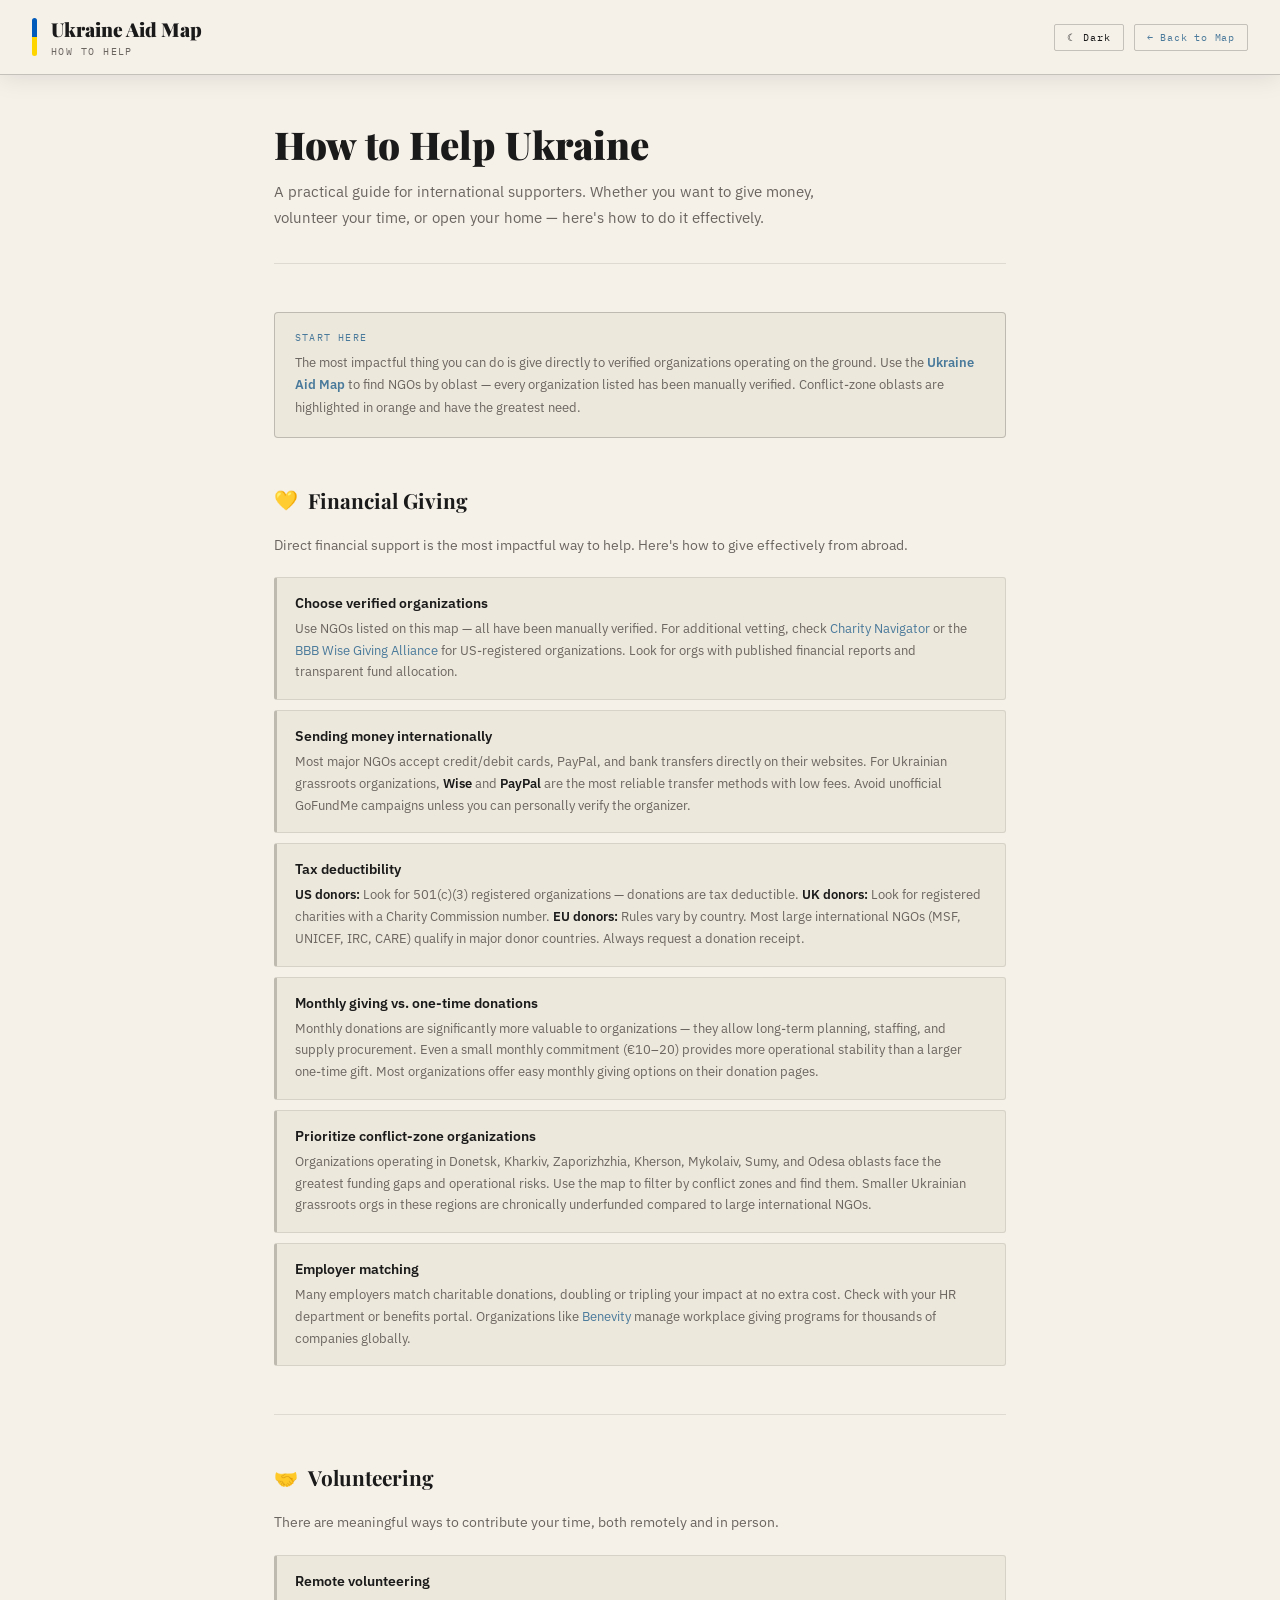
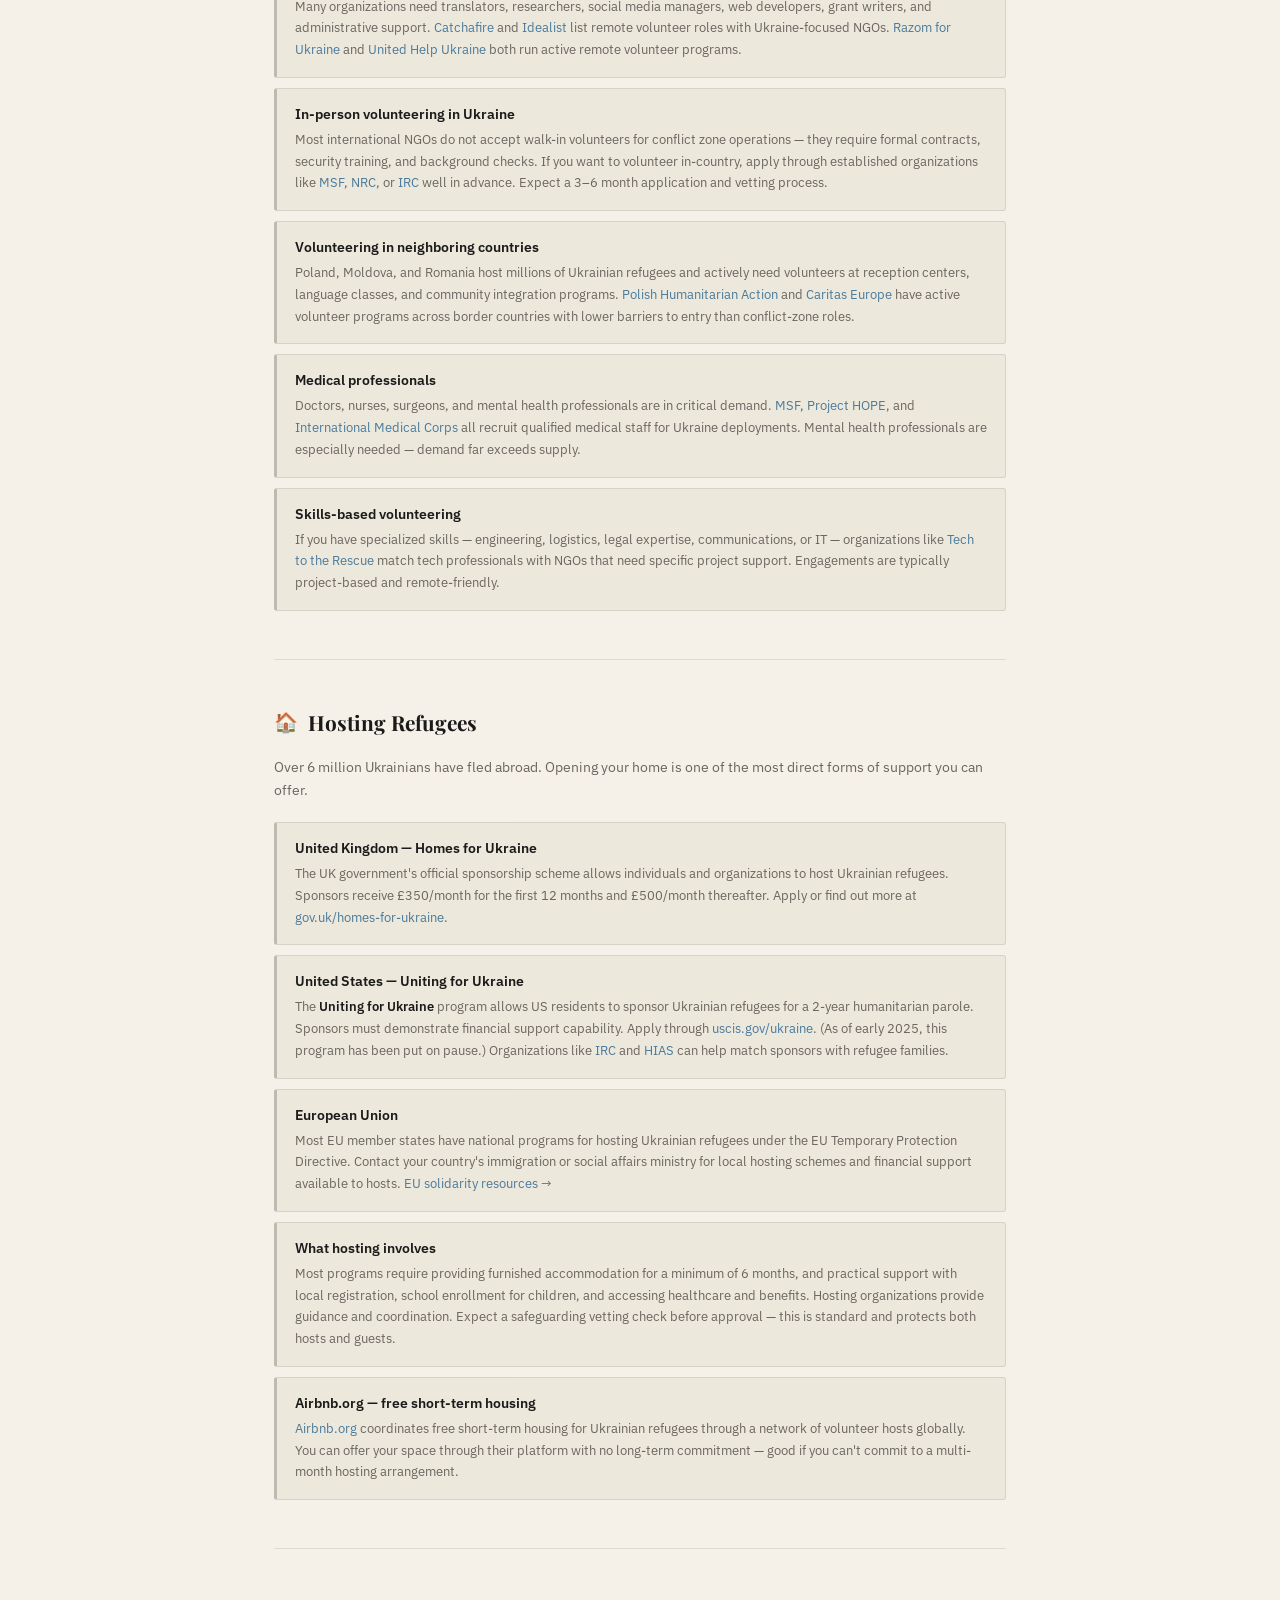
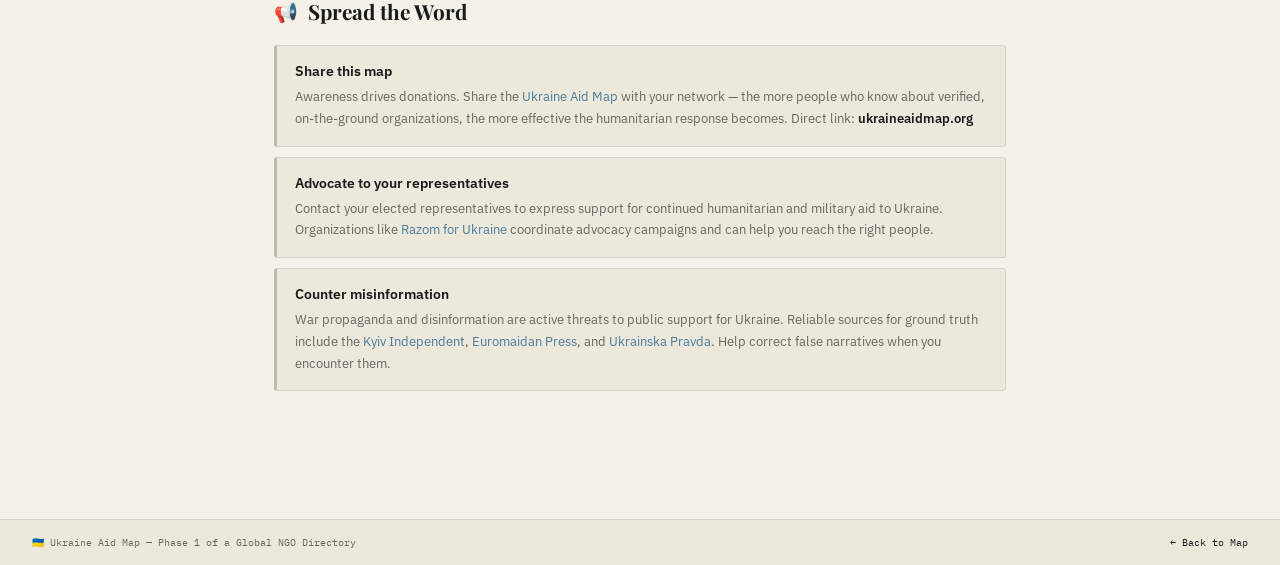
<file: how-to-help.html>
<!DOCTYPE html>
<html lang="en">
<head>
  <meta charset="UTF-8" />
  <meta name="viewport" content="width=device-width, initial-scale=1.0" />
  <title>How to Help Ukraine — Ukraine Aid Map</title>
  <link rel="preconnect" href="https://fonts.googleapis.com">
  <link href="https://fonts.googleapis.com/css2?family=Playfair+Display:wght@700;900&family=IBM+Plex+Mono:wght@400;500&family=IBM+Plex+Sans:wght@300;400;500;600&display=swap" rel="stylesheet">
  <style>
    :root {
      --bg: #f5f0e8;
      --bg-mid: #ede8dc;
      --text: #1a1a1a;
      --text-muted: #6b6560;
      --border: rgba(26,26,26,0.1);
      --border-strong: rgba(26,26,26,0.22);
      --accent: #4a7a9b;
      --header-shadow: rgba(0,0,0,0.1);
    }
    [data-theme="dark"] {
      --bg: #111113;
      --bg-mid: #18181b;
      --text: #eef2f6;
      --text-muted: #6b7280;
      --border: rgba(240,244,248,0.08);
      --border-strong: rgba(240,244,248,0.18);
      --accent: #a8c4d8;
      --header-shadow: rgba(0,0,0,0.4);
    }
    *,*::before,*::after{box-sizing:border-box;margin:0;padding:0}
    body{background:var(--bg);color:var(--text);font-family:'IBM Plex Sans',sans-serif;min-height:100vh;display:flex;flex-direction:column;transition:background 0.2s,color 0.2s}
    header{background:var(--bg);border-bottom:1px solid var(--border-strong);padding:16px 32px;display:flex;align-items:center;justify-content:space-between;position:sticky;top:0;z-index:10;box-shadow:0 2px 24px var(--header-shadow)}
    .header-left{display:flex;align-items:center;gap:14px}
    .header-right{display:flex;align-items:center;gap:10px}
    .flag-bar{display:flex;flex-direction:column;width:5px;height:38px;border-radius:3px;overflow:hidden;flex-shrink:0}
    .flag-blue{flex:1;background:#005BBB}
    .flag-yellow{flex:1;background:#FFD500}
    .site-title{font-family:'Playfair Display',serif;font-size:1.2rem;font-weight:900;color:var(--text);text-decoration:none}
    .site-title:hover{color:var(--accent)}
    .page-title{font-family:'IBM Plex Mono',monospace;font-size:0.6rem;letter-spacing:0.15em;color:var(--text-muted);text-transform:uppercase;margin-top:3px}
    .back-btn{font-family:'IBM Plex Mono',monospace;font-size:0.62rem;letter-spacing:0.08em;color:var(--accent);text-decoration:none;border:1px solid var(--border-strong);padding:6px 12px;border-radius:2px;transition:background 0.15s}
    .back-btn:hover{background:rgba(0,0,0,0.04)}
    .theme-toggle-btn{font-family:'IBM Plex Mono',monospace;font-size:0.62rem;letter-spacing:0.08em;color:var(--text);background:transparent;border:1px solid var(--border-strong);padding:6px 12px;border-radius:2px;cursor:pointer;transition:background 0.15s;white-space:nowrap}
    .theme-toggle-btn:hover{background:rgba(0,0,0,0.04)}
    [data-theme="dark"] .theme-toggle-btn:hover{background:rgba(240,244,248,0.06)}
    main{flex:1;max-width:780px;margin:0 auto;padding:48px 24px 80px;width:100%}
    .page-hero{margin-bottom:48px;padding-bottom:32px;border-bottom:1px solid var(--border)}
    .page-hero h1{font-family:'Playfair Display',serif;font-size:2.4rem;font-weight:900;color:var(--text);line-height:1.1;margin-bottom:14px}
    .page-hero p{font-size:0.95rem;color:var(--text-muted);line-height:1.7;max-width:560px}
    .help-section{margin-bottom:48px}
    .section-header{display:flex;align-items:center;gap:10px;margin-bottom:20px}
    .section-icon{font-size:1.2rem}
    .section-title{font-family:'Playfair Display',serif;font-size:1.3rem;font-weight:700;color:var(--text)}
    .section-intro{font-size:0.85rem;color:var(--text-muted);line-height:1.7;margin-bottom:20px}
    .card{background:var(--bg-mid);border:1px solid var(--border);border-left:3px solid var(--border-strong);border-radius:3px;padding:16px 18px;margin-bottom:10px;transition:border-left-color 0.15s}
    .card:hover{border-left-color:var(--text)}
    .card-title{font-family:'IBM Plex Sans',sans-serif;font-size:0.88rem;font-weight:600;color:var(--text);margin-bottom:6px}
    .card-body{font-size:0.80rem;color:var(--text-muted);line-height:1.7}
    .card-body a{color:var(--accent);text-decoration:none}
    .card-body a:hover{text-decoration:underline}
    .card-body strong{color:var(--text);font-weight:600}
    .callout{background:var(--bg-mid);border:1px solid var(--border-strong);border-radius:4px;padding:18px 20px;margin-bottom:48px}
    .callout-title{font-family:'IBM Plex Mono',monospace;font-size:0.62rem;letter-spacing:0.12em;text-transform:uppercase;color:var(--accent);margin-bottom:8px}
    .callout-body{font-size:0.82rem;color:var(--text-muted);line-height:1.7}
    .callout-body a{color:var(--accent);font-weight:600;text-decoration:none}
    .callout-body a:hover{text-decoration:underline}
    .section-divider{border:none;border-top:1px solid var(--border);margin:0 0 48px}
    footer{background:var(--bg-mid);border-top:1px solid var(--border);padding:16px 32px;display:flex;justify-content:space-between;align-items:center;flex-wrap:wrap;gap:8px;font-family:'IBM Plex Mono',monospace;font-size:0.62rem;color:var(--text-muted)}
    footer a{color:var(--text);text-decoration:none}
    footer a:hover{text-decoration:underline}
    @media(max-width:600px){header{padding:12px 16px}main{padding:32px 16px 60px}.page-hero h1{font-size:1.8rem}footer{padding:14px 16px}}
  </style>
</head>
<body>

  <header>
    <div class="header-left">
      <div class="flag-bar">
        <span class="flag-blue"></span>
        <span class="flag-yellow"></span>
      </div>
      <div>
        <a href="index.html" class="site-title">Ukraine Aid Map</a>
        <div class="page-title">How to Help</div>
      </div>
    </div>
    <div class="header-right">
      <button class="theme-toggle-btn" id="themeToggle" onclick="toggleTheme()">☾ Dark</button>
      <a href="index.html" class="back-btn">← Back to Map</a>
    </div>
  </header>

  <main>

    <div class="page-hero">
      <h1>How to Help Ukraine</h1>
      <p>A practical guide for international supporters. Whether you want to give money, volunteer your time, or open your home — here's how to do it effectively.</p>
    </div>

    <div class="callout">
      <div class="callout-title">Start Here</div>
      <div class="callout-body">The most impactful thing you can do is give directly to verified organizations operating on the ground. Use the <a href="index.html">Ukraine Aid Map</a> to find NGOs by oblast — every organization listed has been manually verified. Conflict-zone oblasts are highlighted in orange and have the greatest need.</div>
    </div>

    <!-- FINANCIAL GIVING -->
    <div class="help-section">
      <div class="section-header">
        <span class="section-icon">💛</span>
        <div class="section-title">Financial Giving</div>
      </div>
      <p class="section-intro">Direct financial support is the most impactful way to help. Here's how to give effectively from abroad.</p>
      <div class="card">
        <div class="card-title">Choose verified organizations</div>
        <div class="card-body">Use NGOs listed on this map — all have been manually verified. For additional vetting, check <a href="https://www.charitynavigator.org/" target="_blank" rel="noopener">Charity Navigator</a> or the <a href="https://www.give.org/" target="_blank" rel="noopener">BBB Wise Giving Alliance</a> for US-registered organizations. Look for orgs with published financial reports and transparent fund allocation.</div>
      </div>
      <div class="card">
        <div class="card-title">Sending money internationally</div>
        <div class="card-body">Most major NGOs accept credit/debit cards, PayPal, and bank transfers directly on their websites. For Ukrainian grassroots organizations, <strong>Wise</strong> and <strong>PayPal</strong> are the most reliable transfer methods with low fees. Avoid unofficial GoFundMe campaigns unless you can personally verify the organizer.</div>
      </div>
      <div class="card">
        <div class="card-title">Tax deductibility</div>
        <div class="card-body"><strong>US donors:</strong> Look for 501(c)(3) registered organizations — donations are tax deductible. <strong>UK donors:</strong> Look for registered charities with a Charity Commission number. <strong>EU donors:</strong> Rules vary by country. Most large international NGOs (MSF, UNICEF, IRC, CARE) qualify in major donor countries. Always request a donation receipt.</div>
      </div>
      <div class="card">
        <div class="card-title">Monthly giving vs. one-time donations</div>
        <div class="card-body">Monthly donations are significantly more valuable to organizations — they allow long-term planning, staffing, and supply procurement. Even a small monthly commitment (€10–20) provides more operational stability than a larger one-time gift. Most organizations offer easy monthly giving options on their donation pages.</div>
      </div>
      <div class="card">
        <div class="card-title">Prioritize conflict-zone organizations</div>
        <div class="card-body">Organizations operating in Donetsk, Kharkiv, Zaporizhzhia, Kherson, Mykolaiv, Sumy, and Odesa oblasts face the greatest funding gaps and operational risks. Use the map to filter by conflict zones and find them. Smaller Ukrainian grassroots orgs in these regions are chronically underfunded compared to large international NGOs.</div>
      </div>
      <div class="card">
        <div class="card-title">Employer matching</div>
        <div class="card-body">Many employers match charitable donations, doubling or tripling your impact at no extra cost. Check with your HR department or benefits portal. Organizations like <a href="https://www.benevity.com/" target="_blank" rel="noopener">Benevity</a> manage workplace giving programs for thousands of companies globally.</div>
      </div>
    </div>

    <hr class="section-divider">

    <!-- VOLUNTEERING -->
    <div class="help-section">
      <div class="section-header">
        <span class="section-icon">🤝</span>
        <div class="section-title">Volunteering</div>
      </div>
      <p class="section-intro">There are meaningful ways to contribute your time, both remotely and in person.</p>
      <div class="card">
        <div class="card-title">Remote volunteering</div>
        <div class="card-body">Many organizations need translators, researchers, social media managers, web developers, grant writers, and administrative support. <a href="https://www.catchafire.org/" target="_blank" rel="noopener">Catchafire</a> and <a href="https://www.idealist.org/" target="_blank" rel="noopener">Idealist</a> list remote volunteer roles with Ukraine-focused NGOs. <a href="https://razomforukraine.org/volunteer/" target="_blank" rel="noopener">Razom for Ukraine</a> and <a href="https://unitedhelpukraine.org/volunteer" target="_blank" rel="noopener">United Help Ukraine</a> both run active remote volunteer programs.</div>
      </div>
      <div class="card">
        <div class="card-title">In-person volunteering in Ukraine</div>
        <div class="card-body">Most international NGOs do not accept walk-in volunteers for conflict zone operations — they require formal contracts, security training, and background checks. If you want to volunteer in-country, apply through established organizations like <a href="https://www.msf.org/work-msf" target="_blank" rel="noopener">MSF</a>, <a href="https://www.nrc.no/careers/" target="_blank" rel="noopener">NRC</a>, or <a href="https://www.rescue.org/volunteer" target="_blank" rel="noopener">IRC</a> well in advance. Expect a 3–6 month application and vetting process.</div>
      </div>
      <div class="card">
        <div class="card-title">Volunteering in neighboring countries</div>
        <div class="card-body">Poland, Moldova, and Romania host millions of Ukrainian refugees and actively need volunteers at reception centers, language classes, and community integration programs. <a href="https://pah.org.pl/en/" target="_blank" rel="noopener">Polish Humanitarian Action</a> and <a href="https://www.caritas.eu/" target="_blank" rel="noopener">Caritas Europe</a> have active volunteer programs across border countries with lower barriers to entry than conflict-zone roles.</div>
      </div>
      <div class="card">
        <div class="card-title">Medical professionals</div>
        <div class="card-body">Doctors, nurses, surgeons, and mental health professionals are in critical demand. <a href="https://www.msf.org/work-msf" target="_blank" rel="noopener">MSF</a>, <a href="https://www.projecthope.org/join-our-team/" target="_blank" rel="noopener">Project HOPE</a>, and <a href="https://internationalmedicalcorps.org/get-involved/" target="_blank" rel="noopener">International Medical Corps</a> all recruit qualified medical staff for Ukraine deployments. Mental health professionals are especially needed — demand far exceeds supply.</div>
      </div>
      <div class="card">
        <div class="card-title">Skills-based volunteering</div>
        <div class="card-body">If you have specialized skills — engineering, logistics, legal expertise, communications, or IT — organizations like <a href="https://techtotherescue.org/" target="_blank" rel="noopener">Tech to the Rescue</a> match tech professionals with NGOs that need specific project support. Engagements are typically project-based and remote-friendly.</div>
      </div>
    </div>

    <hr class="section-divider">

    <!-- HOSTING REFUGEES -->
    <div class="help-section">
      <div class="section-header">
        <span class="section-icon">🏠</span>
        <div class="section-title">Hosting Refugees</div>
      </div>
      <p class="section-intro">Over 6 million Ukrainians have fled abroad. Opening your home is one of the most direct forms of support you can offer.</p>
      <div class="card">
        <div class="card-title">United Kingdom — Homes for Ukraine</div>
        <div class="card-body">The UK government's official sponsorship scheme allows individuals and organizations to host Ukrainian refugees. Sponsors receive £350/month for the first 12 months and £500/month thereafter. Apply or find out more at <a href="https://www.gov.uk/guidance/homes-for-ukraine-guidance-for-sponsors" target="_blank" rel="noopener">gov.uk/homes-for-ukraine</a>.</div>
      </div>
      <div class="card">
        <div class="card-title">United States — Uniting for Ukraine</div>
        <div class="card-body">The <strong>Uniting for Ukraine</strong> program allows US residents to sponsor Ukrainian refugees for a 2-year humanitarian parole. Sponsors must demonstrate financial support capability. Apply through <a href="https://www.uscis.gov/ukraine" target="_blank" rel="noopener">uscis.gov/ukraine</a>. (As of early 2025, this program has been put on pause.) Organizations like <a href="https://www.rescue.org/" target="_blank" rel="noopener">IRC</a> and <a href="https://www.hias.org/" target="_blank" rel="noopener">HIAS</a> can help match sponsors with refugee families.</div>
      </div>
      <div class="card">
        <div class="card-title">European Union</div>
        <div class="card-body">Most EU member states have national programs for hosting Ukrainian refugees under the EU Temporary Protection Directive. Contact your country's immigration or social affairs ministry for local hosting schemes and financial support available to hosts. <a href="https://ec.europa.eu/info/strategy/priorities-2019-2024/stronger-europe-world/eu-solidarity-ukraine_en" target="_blank" rel="noopener">EU solidarity resources →</a></div>
      </div>
      <div class="card">
        <div class="card-title">What hosting involves</div>
        <div class="card-body">Most programs require providing furnished accommodation for a minimum of 6 months, and practical support with local registration, school enrollment for children, and accessing healthcare and benefits. Hosting organizations provide guidance and coordination. Expect a safeguarding vetting check before approval — this is standard and protects both hosts and guests.</div>
      </div>
      <div class="card">
        <div class="card-title">Airbnb.org — free short-term housing</div>
        <div class="card-body"><a href="https://www.airbnb.org/help-ukraine" target="_blank" rel="noopener">Airbnb.org</a> coordinates free short-term housing for Ukrainian refugees through a network of volunteer hosts globally. You can offer your space through their platform with no long-term commitment — good if you can't commit to a multi-month hosting arrangement.</div>
      </div>
    </div>

    <hr class="section-divider">

    <!-- SPREAD THE WORD -->
    <div class="help-section">
      <div class="section-header">
        <span class="section-icon">📢</span>
        <div class="section-title">Spread the Word</div>
      </div>
      <div class="card">
        <div class="card-title">Share this map</div>
        <div class="card-body">Awareness drives donations. Share the <a href="index.html">Ukraine Aid Map</a> with your network — the more people who know about verified, on-the-ground organizations, the more effective the humanitarian response becomes. Direct link: <strong>ukraineaidmap.org</strong></div>
      </div>
      <div class="card">
        <div class="card-title">Advocate to your representatives</div>
        <div class="card-body">Contact your elected representatives to express support for continued humanitarian and military aid to Ukraine. Organizations like <a href="https://razomforukraine.org/advocacy/" target="_blank" rel="noopener">Razom for Ukraine</a> coordinate advocacy campaigns and can help you reach the right people.</div>
      </div>
      <div class="card">
        <div class="card-title">Counter misinformation</div>
        <div class="card-body">War propaganda and disinformation are active threats to public support for Ukraine. Reliable sources for ground truth include the <a href="https://kyivindependent.com" target="_blank" rel="noopener">Kyiv Independent</a>, <a href="https://euromaidanpress.com" target="_blank" rel="noopener">Euromaidan Press</a>, and <a href="https://www.pravda.com.ua/eng/" target="_blank" rel="noopener">Ukrainska Pravda</a>. Help correct false narratives when you encounter them.</div>
      </div>
    </div>

  </main>

  <footer>
    <div>🇺🇦 Ukraine Aid Map — Phase 1 of a Global NGO Directory</div>
    <div><a href="index.html">← Back to Map</a></div>
  </footer>

  <script>
    function toggleTheme() {
      const root = document.documentElement;
      const btn = document.getElementById('themeToggle');
      const isDark = root.getAttribute('data-theme') === 'dark';
      if (isDark) {
        root.removeAttribute('data-theme');
        btn.textContent = '☾ Dark';
        localStorage.setItem('theme', 'light');
      } else {
        root.setAttribute('data-theme', 'dark');
        btn.textContent = '☀ Light';
        localStorage.setItem('theme', 'dark');
      }
    }

    (function() {
      const saved = localStorage.getItem('theme');
      if (saved === 'dark') {
        document.documentElement.setAttribute('data-theme', 'dark');
        document.addEventListener('DOMContentLoaded', () => {
          const btn = document.getElementById('themeToggle');
          if (btn) btn.textContent = '☀ Light';
        });
      }
    })();
  </script>

</body>
</html>
</file>
